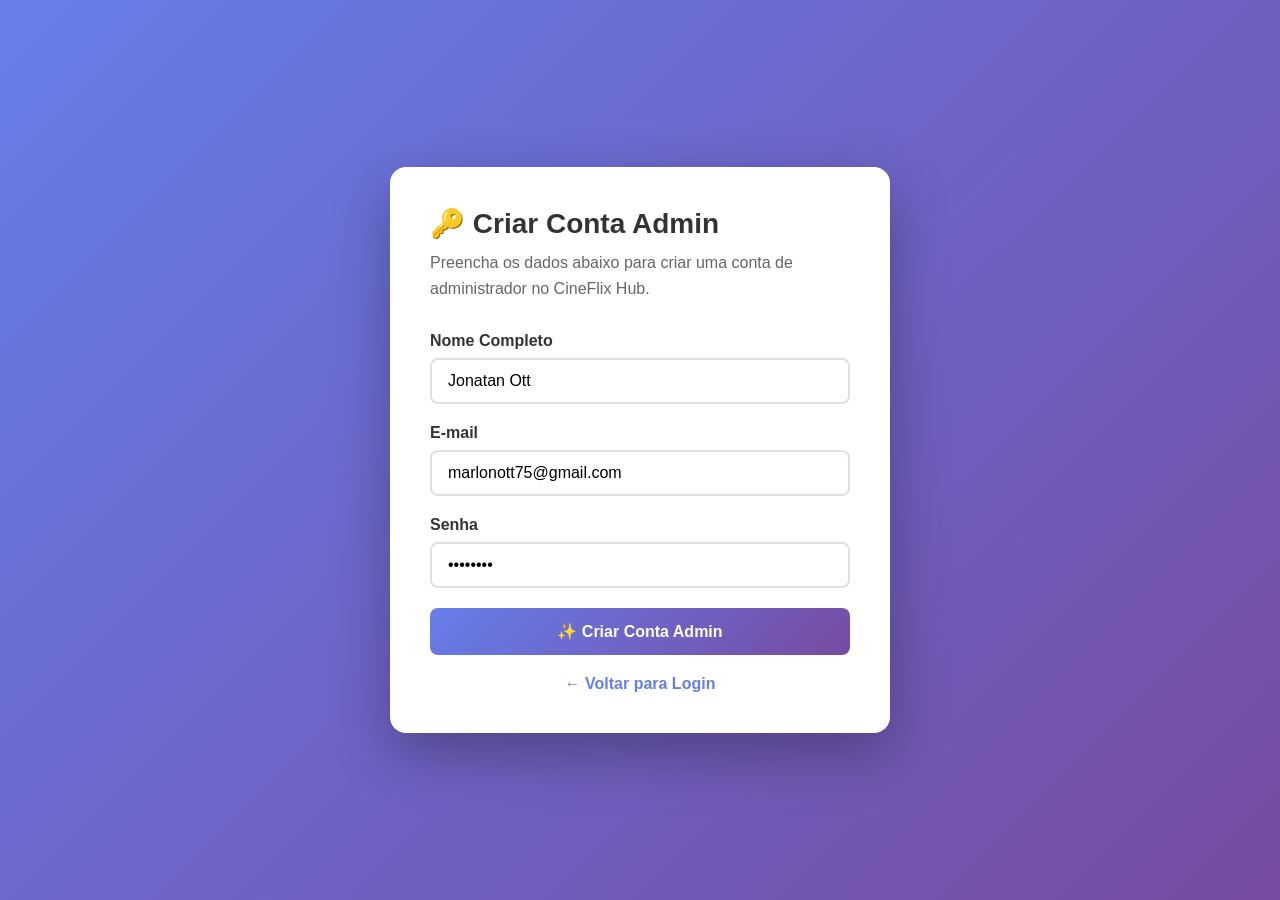
<file: streamflix/create-admin.html>
<!DOCTYPE html>
<html lang="pt-BR">
<head>
  <meta charset="UTF-8">
  <meta name="viewport" content="width=device-width, initial-scale=1.0">
  <title>Criar Conta Admin - CineFlix Hub</title>
  <style>
    * { margin: 0; padding: 0; box-sizing: border-box; }
    body {
      font-family: -apple-system, BlinkMacSystemFont, 'Segoe UI', Roboto, sans-serif;
      background: linear-gradient(135deg, #667eea 0%, #764ba2 100%);
      min-height: 100vh;
      display: flex;
      align-items: center;
      justify-content: center;
      padding: 20px;
    }
    .container {
      background: white;
      border-radius: 16px;
      padding: 40px;
      max-width: 500px;
      width: 100%;
      box-shadow: 0 20px 60px rgba(0,0,0,0.3);
    }
    h1 {
      color: #333;
      margin-bottom: 10px;
      font-size: 28px;
    }
    p {
      color: #666;
      margin-bottom: 30px;
      line-height: 1.6;
    }
    .form-group {
      margin-bottom: 20px;
    }
    label {
      display: block;
      color: #333;
      font-weight: 600;
      margin-bottom: 8px;
    }
    input {
      width: 100%;
      padding: 12px 16px;
      border: 2px solid #e0e0e0;
      border-radius: 8px;
      font-size: 16px;
      transition: border-color 0.3s;
    }
    input:focus {
      outline: none;
      border-color: #667eea;
    }
    button {
      width: 100%;
      padding: 14px;
      background: linear-gradient(135deg, #667eea 0%, #764ba2 100%);
      color: white;
      border: none;
      border-radius: 8px;
      font-size: 16px;
      font-weight: 600;
      cursor: pointer;
      transition: transform 0.2s;
    }
    button:hover {
      transform: translateY(-2px);
    }
    button:active {
      transform: translateY(0);
    }
    .result {
      margin-top: 20px;
      padding: 16px;
      border-radius: 8px;
      display: none;
    }
    .result.success {
      background: #d4edda;
      color: #155724;
      border: 1px solid #c3e6cb;
    }
    .result.error {
      background: #f8d7da;
      color: #721c24;
      border: 1px solid #f5c6cb;
    }
    .result.show {
      display: block;
    }
    .link {
      margin-top: 20px;
      text-align: center;
    }
    .link a {
      color: #667eea;
      text-decoration: none;
      font-weight: 600;
    }
    .link a:hover {
      text-decoration: underline;
    }
  </style>
</head>
<body>
  <div class="container">
    <h1>🔑 Criar Conta Admin</h1>
    <p>Preencha os dados abaixo para criar uma conta de administrador no CineFlix Hub.</p>
    
    <form id="adminForm">
      <div class="form-group">
        <label for="name">Nome Completo</label>
        <input type="text" id="name" value="Jonatan Ott" required>
      </div>
      
      <div class="form-group">
        <label for="email">E-mail</label>
        <input type="email" id="email" value="marlonott75@gmail.com" required>
      </div>
      
      <div class="form-group">
        <label for="password">Senha</label>
        <input type="password" id="password" value="admin123" required>
      </div>
      
      <button type="submit">✨ Criar Conta Admin</button>
    </form>
    
    <div id="result" class="result"></div>
    
    <div class="link">
      <a href="index.html">← Voltar para Login</a>
    </div>
  </div>

  <script src="js/auth.js"></script>
  <script>
    document.getElementById('adminForm').addEventListener('submit', function(e) {
      e.preventDefault();
      
      const name = document.getElementById('name').value.trim();
      const email = document.getElementById('email').value.trim();
      const password = document.getElementById('password').value;
      const result = document.getElementById('result');
      
      if (!name || !email || !password) {
        result.className = 'result error show';
        result.textContent = '❌ Preencha todos os campos!';
        return;
      }
      
      // Pegar usuários existentes
      const users = Auth.getUsers();
      
      // Verificar se já existe
      const existing = users.find(u => u.email.toLowerCase() === email.toLowerCase());
      if (existing) {
        // Se já existe, apenas promover para admin
        existing.role = 'admin';
        existing.name = name;
        existing.password = password;
        Auth.saveUsers(users);
        
        result.className = 'result success show';
        result.innerHTML = `
          ✅ <strong>Conta atualizada para Admin!</strong><br><br>
          <strong>Nome:</strong> ${name}<br>
          <strong>Email:</strong> ${email}<br>
          <strong>Senha:</strong> ${password}<br>
          <strong>Função:</strong> Administrador<br><br>
          <a href="index.html" style="color:#155724;font-weight:bold;">→ Fazer Login Agora</a>
        `;
      } else {
        // Criar nova conta admin
        const newAdmin = {
          id: Date.now(),
          email: email,
          password: password,
          name: name,
          role: 'admin',
          avatar: name.charAt(0).toUpperCase(),
          isPremium: true, // Admin sempre VIP
        };
        
        users.push(newAdmin);
        Auth.saveUsers(users);
        
        // Criar perfil padrão
        Auth.saveProfiles(newAdmin.id, [{
          id: Date.now() + 1,
          name: name,
          avatar: 0,
          pin: null,
          isKids: false
        }]);
        
        result.className = 'result success show';
        result.innerHTML = `
          ✅ <strong>Conta Admin criada com sucesso!</strong><br><br>
          <strong>Nome:</strong> ${name}<br>
          <strong>Email:</strong> ${email}<br>
          <strong>Senha:</strong> ${password}<br>
          <strong>Função:</strong> Administrador<br>
          <strong>VIP:</strong> Sim (vitalício)<br><br>
          <a href="index.html" style="color:#155724;font-weight:bold;">→ Fazer Login Agora</a>
        `;
      }
      
      // Limpar formulário
      document.getElementById('adminForm').reset();
    });
  </script>
</body>
</html>
</file>
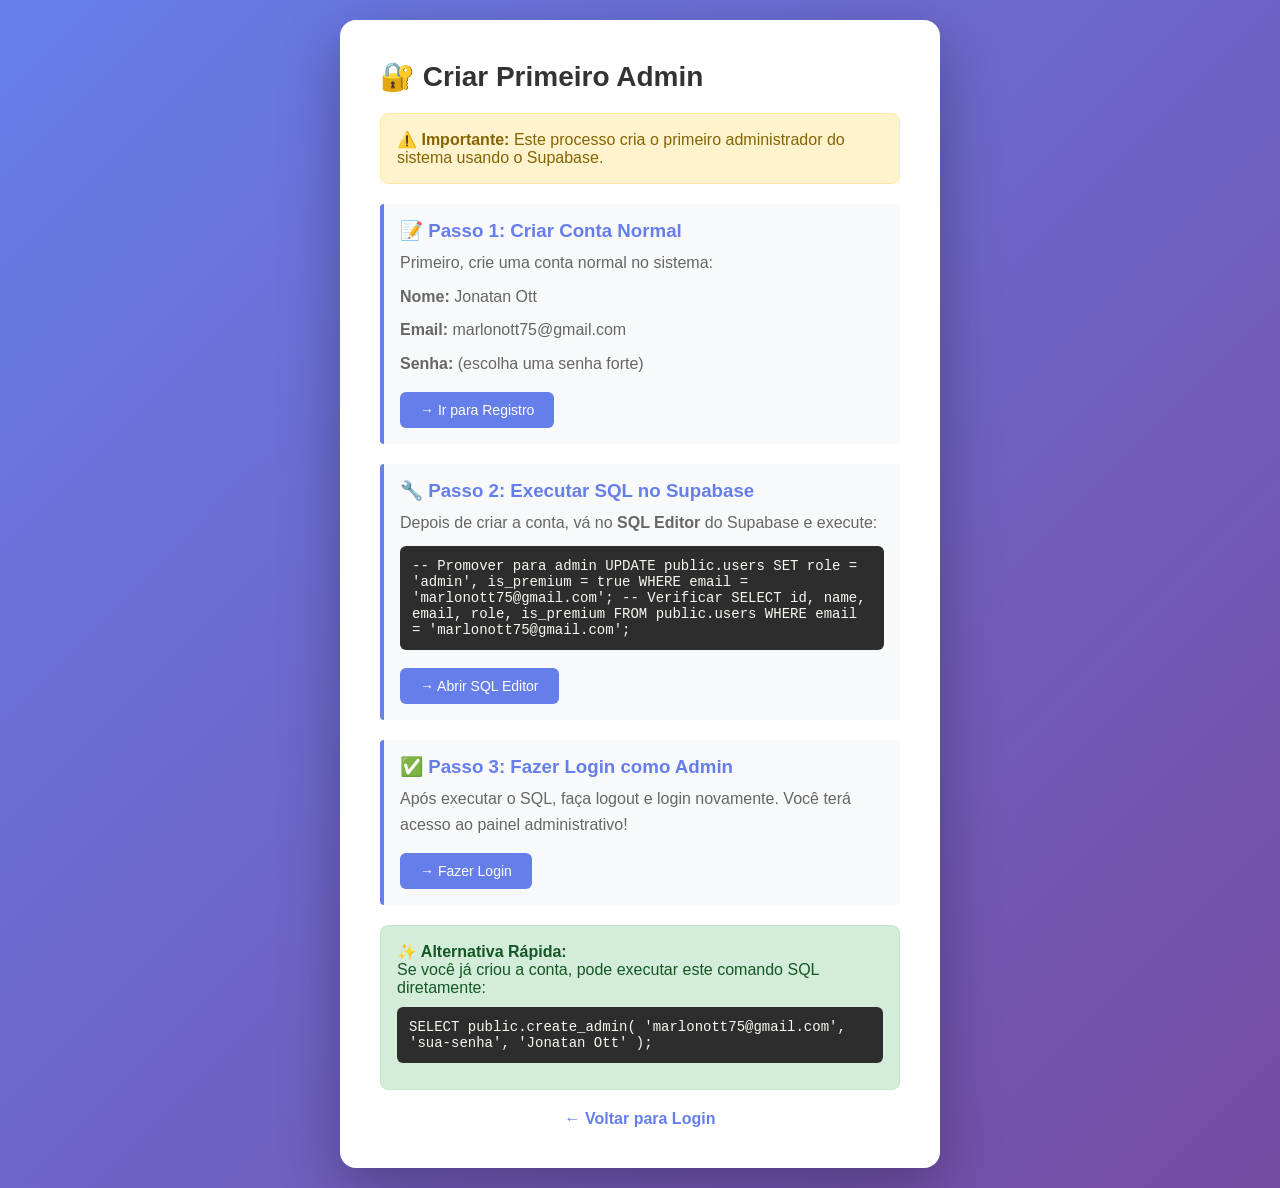
<file: streamflix/create-first-admin.html>
<!DOCTYPE html>
<html lang="pt-BR">
<head>
  <meta charset="UTF-8">
  <meta name="viewport" content="width=device-width, initial-scale=1.0">
  <title>Criar Primeiro Admin - CineFlix Hub</title>
  <style>
    * { margin: 0; padding: 0; box-sizing: border-box; }
    body {
      font-family: -apple-system, BlinkMacSystemFont, 'Segoe UI', Roboto, sans-serif;
      background: linear-gradient(135deg, #667eea 0%, #764ba2 100%);
      min-height: 100vh;
      display: flex;
      align-items: center;
      justify-content: center;
      padding: 20px;
    }
    .container {
      background: white;
      border-radius: 16px;
      padding: 40px;
      max-width: 600px;
      width: 100%;
      box-shadow: 0 20px 60px rgba(0,0,0,0.3);
    }
    h1 {
      color: #333;
      margin-bottom: 10px;
      font-size: 28px;
    }
    .step {
      background: #f8f9fa;
      border-left: 4px solid #667eea;
      padding: 16px;
      margin: 20px 0;
      border-radius: 4px;
    }
    .step h3 {
      color: #667eea;
      margin-bottom: 8px;
    }
    .step p {
      color: #666;
      line-height: 1.6;
      margin-bottom: 8px;
    }
    .code {
      background: #2d2d2d;
      color: #f8f8f2;
      padding: 12px;
      border-radius: 6px;
      font-family: 'Courier New', monospace;
      font-size: 14px;
      overflow-x: auto;
      margin: 10px 0;
    }
    .success {
      background: #d4edda;
      color: #155724;
      padding: 16px;
      border-radius: 8px;
      border: 1px solid #c3e6cb;
      margin: 20px 0;
    }
    .warning {
      background: #fff3cd;
      color: #856404;
      padding: 16px;
      border-radius: 8px;
      border: 1px solid #ffeaa7;
      margin: 20px 0;
    }
    .link {
      text-align: center;
      margin-top: 20px;
    }
    .link a {
      color: #667eea;
      text-decoration: none;
      font-weight: 600;
    }
    .link a:hover {
      text-decoration: underline;
    }
    button {
      background: #667eea;
      color: white;
      border: none;
      padding: 10px 20px;
      border-radius: 6px;
      cursor: pointer;
      font-size: 14px;
      margin-top: 8px;
    }
    button:hover {
      background: #5568d3;
    }
  </style>
</head>
<body>
  <div class="container">
    <h1>🔐 Criar Primeiro Admin</h1>
    
    <div class="warning">
      <strong>⚠️ Importante:</strong> Este processo cria o primeiro administrador do sistema usando o Supabase.
    </div>

    <div class="step">
      <h3>📝 Passo 1: Criar Conta Normal</h3>
      <p>Primeiro, crie uma conta normal no sistema:</p>
      <p><strong>Nome:</strong> Jonatan Ott</p>
      <p><strong>Email:</strong> marlonott75@gmail.com</p>
      <p><strong>Senha:</strong> (escolha uma senha forte)</p>
      <button onclick="window.location.href='index.html'">→ Ir para Registro</button>
    </div>

    <div class="step">
      <h3>🔧 Passo 2: Executar SQL no Supabase</h3>
      <p>Depois de criar a conta, vá no <strong>SQL Editor</strong> do Supabase e execute:</p>
      <div class="code">
-- Promover para admin
UPDATE public.users
SET role = 'admin', is_premium = true
WHERE email = 'marlonott75@gmail.com';

-- Verificar
SELECT id, name, email, role, is_premium
FROM public.users
WHERE email = 'marlonott75@gmail.com';
      </div>
      <button onclick="window.open('https://supabase.com/dashboard/project/lynltvzimbqltpafunmu/editor', '_blank')">
        → Abrir SQL Editor
      </button>
    </div>

    <div class="step">
      <h3>✅ Passo 3: Fazer Login como Admin</h3>
      <p>Após executar o SQL, faça logout e login novamente. Você terá acesso ao painel administrativo!</p>
      <button onclick="window.location.href='index.html'">→ Fazer Login</button>
    </div>

    <div class="success">
      <strong>✨ Alternativa Rápida:</strong><br>
      Se você já criou a conta, pode executar este comando SQL diretamente:
      <div class="code" style="margin-top:10px;">
SELECT public.create_admin(
  'marlonott75@gmail.com',
  'sua-senha',
  'Jonatan Ott'
);
      </div>
    </div>

    <div class="link">
      <a href="index.html">← Voltar para Login</a>
    </div>
  </div>
</body>
</html>
</file>
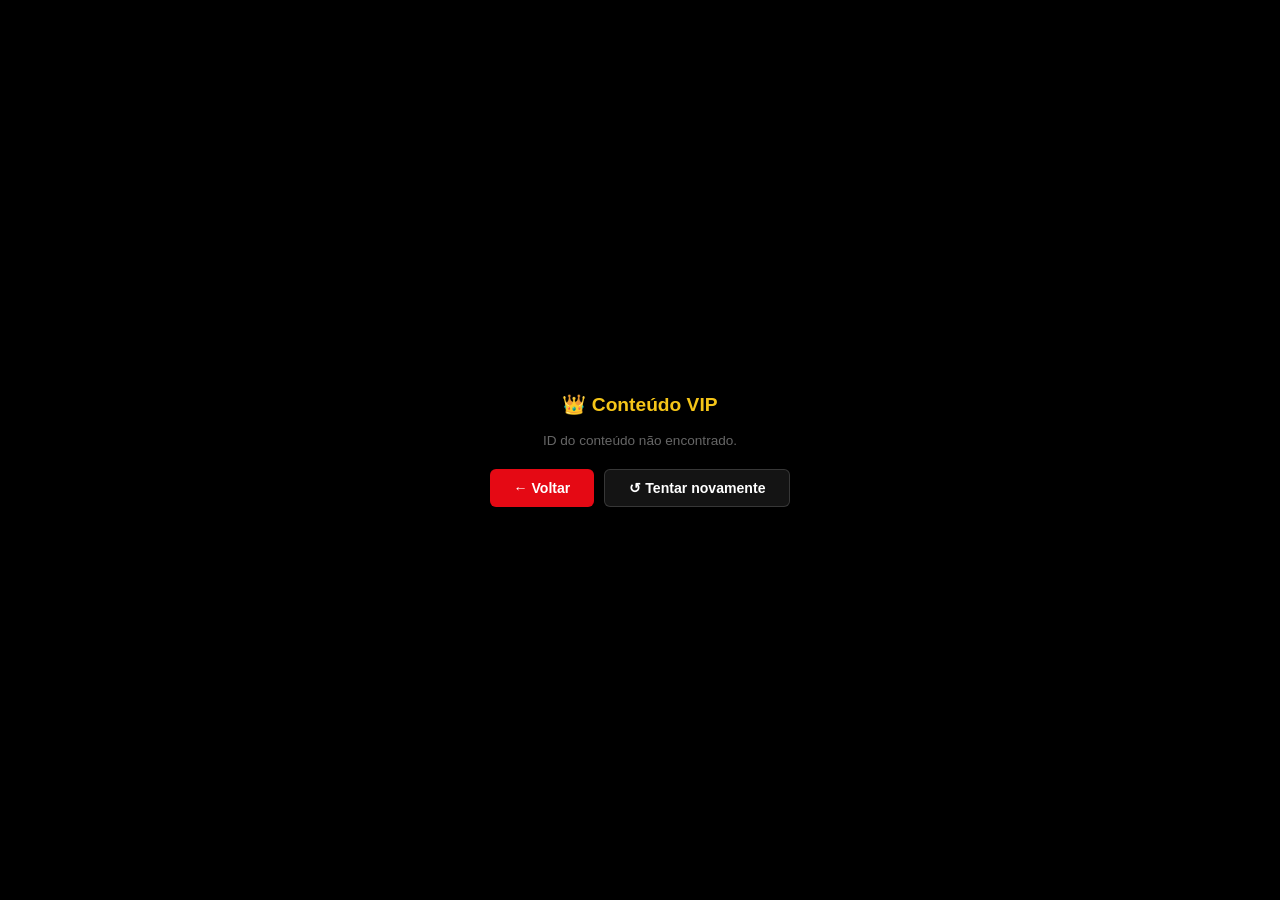
<file: streamflix/player.html>
<!DOCTYPE html>
<html lang="pt-BR">
<head>
  <meta charset="UTF-8"/>
  <meta name="viewport" content="width=device-width,initial-scale=1.0"/>
  <title>CineFlix Hub Player</title>
  <style>
    *{margin:0;padding:0;box-sizing:border-box;}
    html,body{width:100%;height:100%;background:#000;overflow:hidden;font-family:'Helvetica Neue',Arial,sans-serif;color:#fff;}

    /* ===== LOADING ===== */
    #loading{
      position:fixed;inset:0;background:#000;
      display:flex;flex-direction:column;align-items:center;justify-content:center;gap:16px;z-index:200;
    }
    .logo{font-size:2rem;font-weight:900;color:#e50914;letter-spacing:-1px;}
    .logo span{color:#fff;}
    .spinner{width:44px;height:44px;border:4px solid rgba(255,255,255,0.08);border-top-color:#e50914;border-radius:50%;animation:spin 0.8s linear infinite;}
    @keyframes spin{to{transform:rotate(360deg);}}
    #loadSub{font-size:0.82rem;color:#555;}

    /* ===== PLAYER ===== */
    #playerWrap{
      position:fixed;inset:0;background:#000;
      display:none;
    }
    #playerWrap.show{display:block;}

    iframe#mainFrame{
      width:100%;height:100%;border:none;display:block;
    }

    /* ===== CONTROLS OVERLAY ===== */
    #controls{
      position:fixed;bottom:0;left:0;right:0;z-index:100;
      background:linear-gradient(transparent,rgba(0,0,0,0.85));
      padding:12px 20px 16px;
      opacity:0;
      transition:opacity 0.3s;
      pointer-events:none;
    }
    #controls.visible{opacity:1;pointer-events:all;}

    .ctrl-top{
      display:flex;align-items:center;justify-content:space-between;
      margin-bottom:10px;
    }

    .ctrl-title{font-size:0.9rem;font-weight:700;white-space:nowrap;overflow:hidden;text-overflow:ellipsis;max-width:60%;}

    .ctrl-sources{display:flex;gap:6px;flex-wrap:wrap;}
    .src-btn{
      padding:4px 12px;border-radius:20px;
      border:1px solid rgba(255,255,255,0.25);
      background:rgba(255,255,255,0.08);
      color:#ccc;font-size:0.72rem;font-weight:700;
      cursor:pointer;transition:all 0.15s;
    }
    .src-btn:hover{background:rgba(255,255,255,0.18);color:#fff;}
    .src-btn.active{background:#e50914;border-color:#e50914;color:#fff;}

    .ctrl-bottom{display:flex;align-items:center;gap:14px;}

    .ctrl-btn{
      background:none;border:none;color:#fff;
      font-size:1.1rem;cursor:pointer;padding:4px;
      transition:opacity 0.15s;flex-shrink:0;
      display:flex;align-items:center;justify-content:center;
    }
    .ctrl-btn:hover{opacity:0.7;}

    /* Back button */
    #btnBack{
      position:fixed;top:14px;left:14px;z-index:150;
      background:rgba(229,9,20,0.9);border:none;color:#fff;
      padding:7px 14px;border-radius:6px;
      font-size:0.78rem;font-weight:700;cursor:pointer;
      display:none;align-items:center;gap:6px;
    }
    #btnBack.show{display:flex;}
    #btnBack:hover{background:#e50914;}

    /* ===== ERROR ===== */
    #errMsg{
      position:fixed;inset:0;background:#000;
      display:none;flex-direction:column;align-items:center;justify-content:center;
      gap:14px;z-index:300;padding:24px;text-align:center;
    }
    #errMsg h2{color:#e50914;font-size:1.2rem;}
    #errMsg p{color:#666;font-size:0.85rem;max-width:360px;line-height:1.6;}
    #errMsg .btns{display:flex;gap:10px;margin-top:4px;}
    #errMsg button{padding:10px 24px;background:#e50914;color:#fff;border:none;border-radius:6px;font-size:0.88rem;font-weight:700;cursor:pointer;}
    #errMsg button.ghost{background:rgba(255,255,255,0.08);border:1px solid rgba(255,255,255,0.15);}
  </style>
</head>
<body>

<div id="loading">
  <div class="logo">Stream<span>Flix</span></div>
  <div class="spinner"></div>
  <div id="loadSub">Carregando player...</div>
</div>

<div id="playerWrap">
  <iframe id="mainFrame" allowfullscreen allow="autoplay; fullscreen; encrypted-media; picture-in-picture"></iframe>
</div>

<!-- Controles sobrepostos -->
<div id="controls">
  <div class="ctrl-top">
    <div class="ctrl-title" id="ctrlTitle"></div>
    <div class="ctrl-sources" id="ctrlSources"></div>
  </div>
</div>

<button id="btnBack">← Voltar</button>

<div id="errMsg">
  <h2 style="color:#f5c518;">👑 Conteúdo VIP</h2>
  <p id="errDetail">Este episódio é exclusivo para assinantes VIP.</p>
  <div class="btns">
    <button onclick="history.back()">← Voltar</button>
    <button class="ghost" onclick="location.reload()">↺ Tentar novamente</button>
  </div>
</div>

<script src="js/auth.js"></script>
<script>
window.open = () => null;

const params  = new URLSearchParams(window.location.search);
const imdb    = params.get('imdb')  || '';
const tmdb    = params.get('tmdb')  || '';
const type    = params.get('type')  || 'movie';
const season  = params.get('s')     || '1';
const ep      = params.get('e')     || '1';
const title   = decodeURIComponent(params.get('title') || 'Reproduzindo...');

document.title = title + ' — CineFlix Hub';
document.getElementById('ctrlTitle').textContent = title;

// ===== Fontes disponíveis (sem propaganda, sem API key) =====
function buildSources() {
  const id = imdb || tmdb;
  if (!id) return [];

  const isTV = type === 'tv';
  const sources = [];

  // vidsrc.mov — 1080p, sem ads, IMDB/TMDB
  if (isTV) {
    sources.push({ name: 'VidSrc',    url: `https://vidsrc.mov/embed/tv/${id}/${season}/${ep}` });
    sources.push({ name: 'VidSrc.me', url: `https://vidsrc.me/embed/tv?imdb=${imdb || ''}&season=${season}&episode=${ep}` });
    sources.push({ name: 'VidSrc.to', url: `https://vidsrc.to/embed/tv/${id}/${season}/${ep}` });
    sources.push({ name: 'SuperEmbed',url: `https://multiembed.mov/?video_id=${tmdb || imdb}&tmdb=${tmdb?1:0}&s=${season}&e=${ep}` });
    sources.push({ name: 'SmashyStream', url: `https://player.smashy.stream/tv/${id}?s=${season}&e=${ep}` });
  } else {
    sources.push({ name: 'VidSrc',    url: `https://vidsrc.mov/embed/movie/${id}` });
    sources.push({ name: 'VidSrc.me', url: `https://vidsrc.me/embed/movie?imdb=${imdb || ''}` });
    sources.push({ name: 'VidSrc.to', url: `https://vidsrc.to/embed/movie/${id}` });
    sources.push({ name: 'SuperEmbed',url: `https://multiembed.mov/?video_id=${tmdb || imdb}&tmdb=${tmdb?1:0}` });
    sources.push({ name: 'SmashyStream', url: `https://player.smashy.stream/movie/${id}` });
  }

  // Remove fontes com ID vazio
  return sources.filter(s => !s.url.includes('undefined') && !s.url.includes('?imdb=&') && !s.url.includes('/embed/movie/&'));
}

const sources = buildSources();
let currentIdx = 0;

function loadSource(idx) {
  if (idx < 0 || idx >= sources.length) {
    showError('Nenhuma fonte disponível para este conteúdo.');
    return;
  }

  currentIdx = idx;
  const src = sources[idx];

  document.getElementById('loading').style.display = 'flex';
  document.getElementById('loadSub').textContent = `Carregando ${src.name}...`;
  document.getElementById('playerWrap').classList.remove('show');

  const frame = document.getElementById('mainFrame');
  frame.src = '';

  setTimeout(() => {
    frame.src = src.url;
  }, 100);

  // Renderiza botões de fonte
  const container = document.getElementById('ctrlSources');
  container.innerHTML = sources.map((s, i) =>
    `<button class="src-btn${i===idx?' active':''}" onclick="loadSource(${i})">${s.name}</button>`
  ).join('');

  // Esconde loading após timeout
  setTimeout(() => {
    document.getElementById('loading').style.display = 'none';
    document.getElementById('playerWrap').classList.add('show');
    document.getElementById('btnBack').classList.add('show');
  }, 3000);
}

function showError(msg) {
  document.getElementById('loading').style.display = 'none';
  document.getElementById('playerWrap').classList.remove('show');
  document.getElementById('errMsg').style.display = 'flex';
  document.getElementById('errDetail').textContent = msg;
}

// Mostra/esconde controles ao mover o mouse
let hideTimer;
document.addEventListener('mousemove', () => {
  document.getElementById('controls').classList.add('visible');
  clearTimeout(hideTimer);
  hideTimer = setTimeout(() => {
    document.getElementById('controls').classList.remove('visible');
  }, 3000);
});

// Botão voltar
document.getElementById('btnBack').addEventListener('click', () => {
  document.getElementById('mainFrame').src = '';
  history.back();
});

// ESC fecha
document.addEventListener('keydown', e => {
  if (e.key === 'Escape') history.back();
});

// Init
if (!imdb && !tmdb) {
  showError('ID do conteúdo não encontrado.');
} else if (sources.length === 0) {
  showError('Nenhuma fonte disponível.');
} else {
  // Verifica bloqueio premium via TMDB (busca data de lançamento do episódio)
  async function checkAndLoad() {
    // Para séries, busca a data de lançamento do episódio específico
    if (type === 'tv' && (imdb || tmdb)) {
      try {
        const tmdbId = tmdb || imdb;
        const apiKey = '8265bd1679663a7ea12ac168da84d2e8';
        const res = await fetch(`https://api.themoviedb.org/3/tv/${tmdbId}/season/${season}/episode/${ep}?api_key=${apiKey}`);
        if (res.ok) {
          const data = await res.json();
          const airDate = data.air_date || null;
          if (airDate) {
            // Verifica bloqueio
            const user = Auth.getCurrentUser();
            const userId = user ? user.id : null;
            const lockInfo = Auth.isContentPremiumLocked(tmdbId, type, userId, airDate);
            if (lockInfo && lockInfo.locked) {
              // Bloqueado — redireciona para home com mensagem
              showError('Este episódio é exclusivo para assinantes VIP por mais alguns dias. Assine o Premium para assistir agora!');
              return;
            }
          }
        }
      } catch(e) {
        // Se falhar a verificação, deixa passar (não bloqueia por erro de rede)
      }
    }
    loadSource(0);
  }
  checkAndLoad();
}
</script>
</body>
</html>
</file>
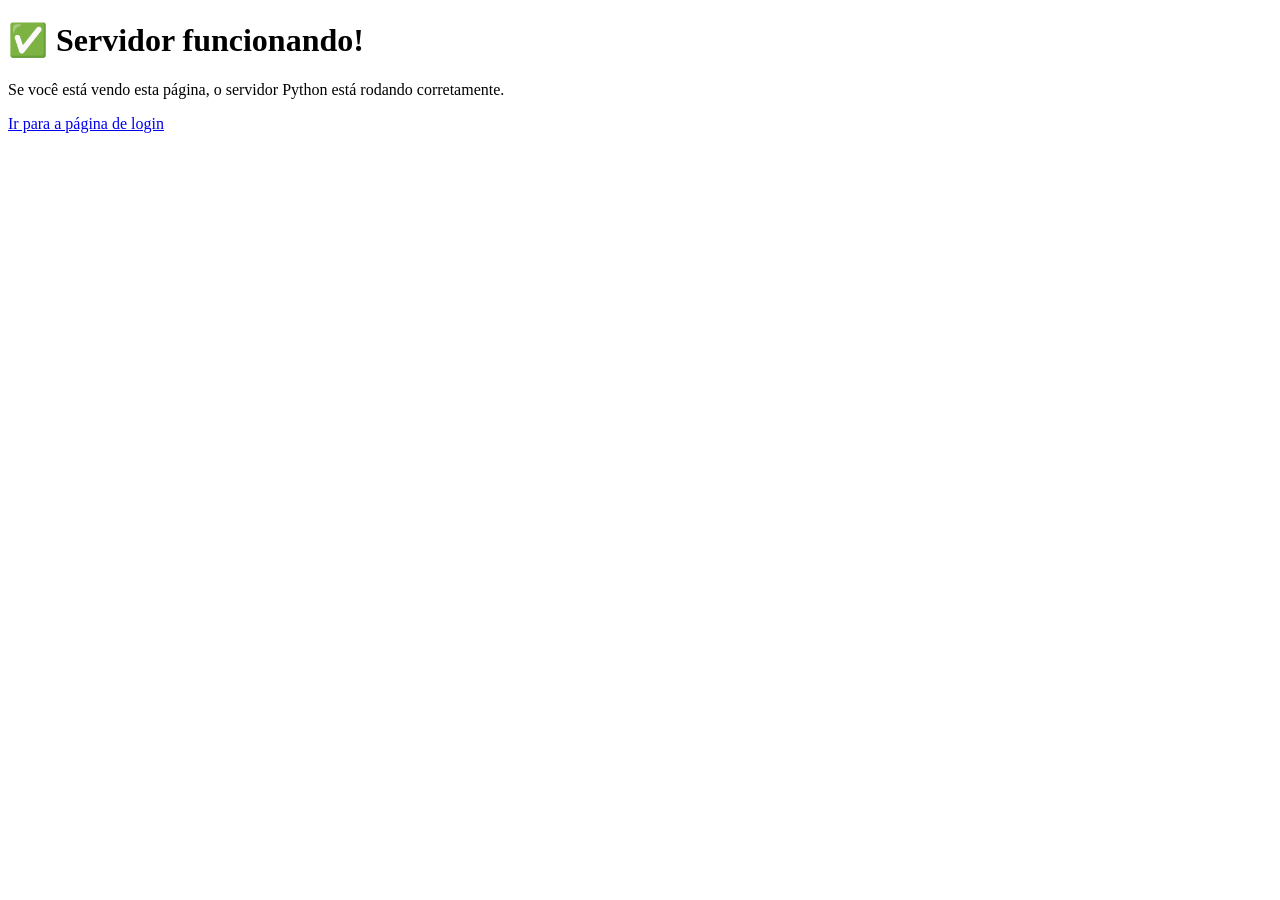
<file: streamflix/test.html>
<!DOCTYPE html>
<html>
<head>
    <title>Teste - CineFlix Hub</title>
</head>
<body>
    <h1>✅ Servidor funcionando!</h1>
    <p>Se você está vendo esta página, o servidor Python está rodando corretamente.</p>
    <p><a href="index.html">Ir para a página de login</a></p>
</body>
</html>
</file>
